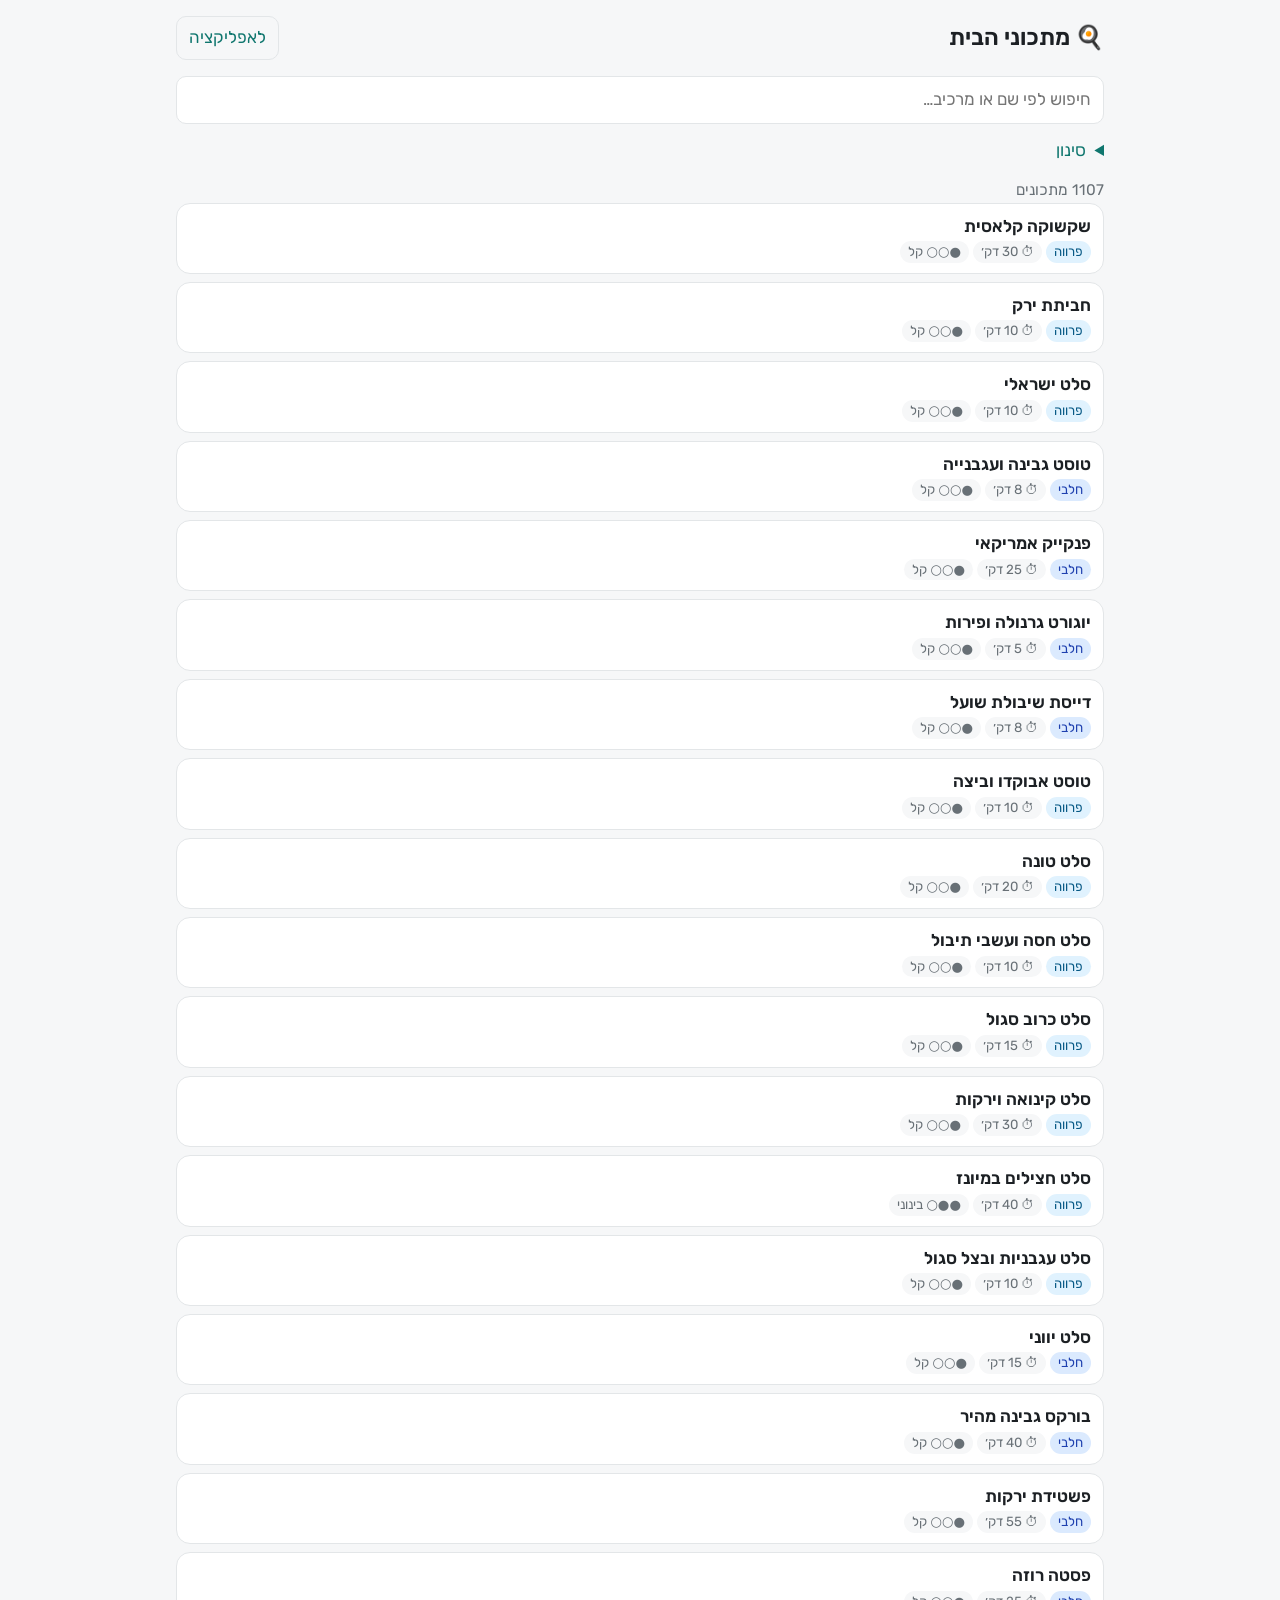
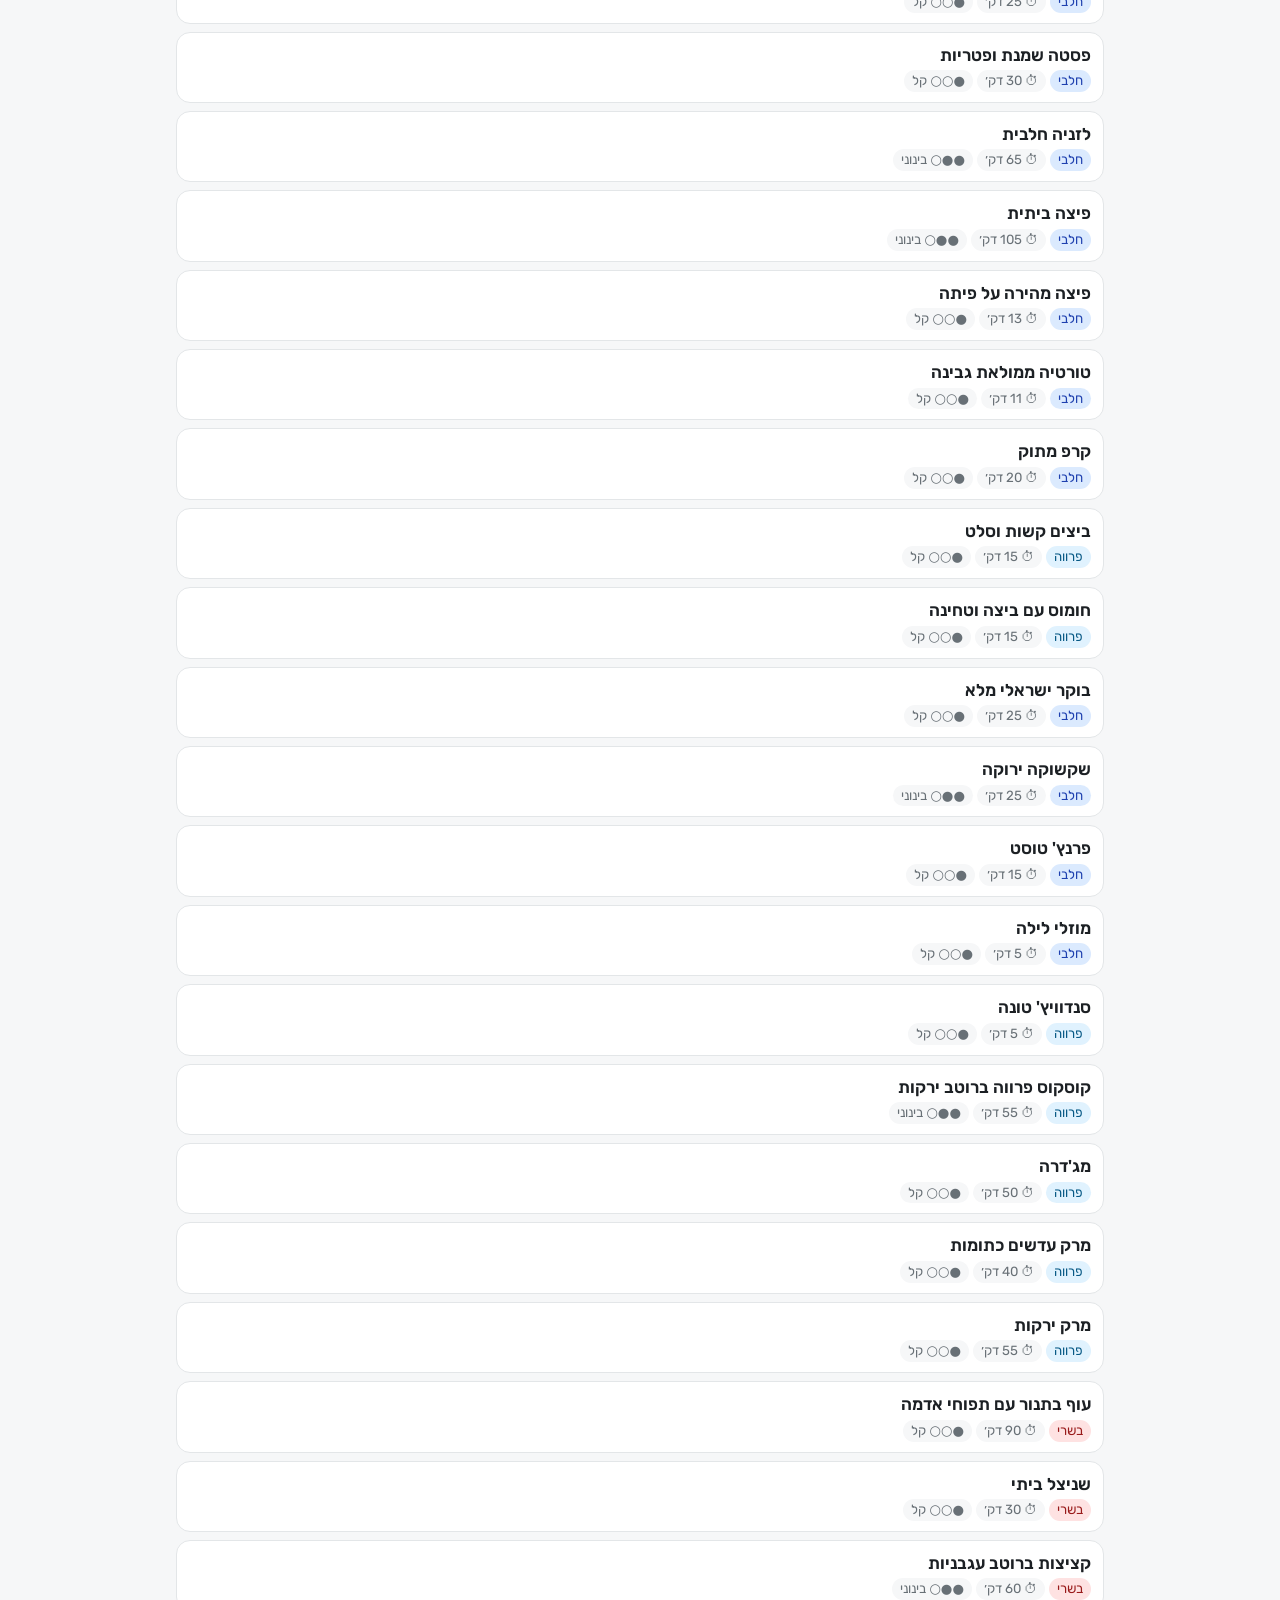
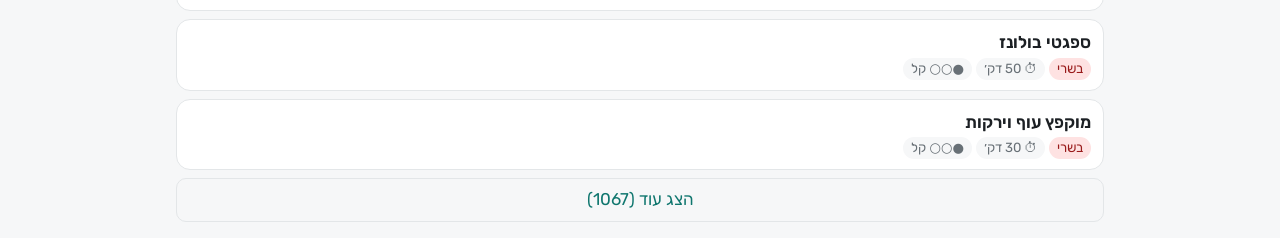
<file: recipes/index.html>
<!doctype html>
<html lang="he" dir="rtl">
<head>
<meta charset="utf-8">
<meta name="viewport" content="width=device-width, initial-scale=1, viewport-fit=cover">
<meta name="theme-color" content="#0f766e">
<title>מתכוני הבית</title>
<meta name="description" content="מאגר מתכונים כשרים: חיפוש לפי מרכיב, סינון לפי ארוחה, כשרות, קושי וזמן, והתאמת כמויות לכל מספר מנות.">
<link rel="icon" href="../icons/icon-192.png">
<link rel="preload" href="../fonts/rubik-hebrew.woff2" as="font" type="font/woff2" crossorigin>
<link rel="stylesheet" href="../css/app.css">
</head>
<body>
<main id="view" class="site">
  <header class="bar"><h1><a href="#" class="home-link">🍳 מתכוני הבית</a></h1><a class="btn ghost sm" href="../">לאפליקציה</a></header>
  <div id="page"><p class="empty">טוען מתכונים…</p></div>
</main>
<script type="module">
import { renderBrowser, renderRecipe, loadRecipe, el } from './lib.js';
const page = document.getElementById('page');
let browser, cleanup;
async function route() {
  cleanup?.(); cleanup = null;
  const id = location.hash.slice(1);
  if (!id) {
    if (!browser) { browser = el('div'); await renderBrowser(browser, { onOpen: (rid) => (location.hash = rid) }); }
    page.replaceChildren(browser);           // keep search/filter state when coming back
    document.title = 'מתכוני הבית';
    return;
  }
  const r = await loadRecipe(id);
  if (!r) { page.replaceChildren(el('p', { class: 'empty' }, 'המתכון לא נמצא')); return; }
  const box = el('article', { class: 'recipe-page' });
  cleanup = renderRecipe(box, r, { appLink: location.href });
  page.replaceChildren(el('a', { href: '#', class: 'hint' }, '→ חזרה לכל המתכונים'), box);
  document.title = r.name + ' · מתכוני הבית';
  scrollTo(0, 0);
}
addEventListener('hashchange', () => route().catch(fail));
const fail = (e) => page.replaceChildren(el('p', { class: 'empty' }, e.message));
route().catch(fail);
</script>
</body>
</html>
</file>
<file: css/app.css>
/* ===== [0] FONT — self-hosted Rubik (variable, Hebrew + Latin subsets; SIL OFL) ===== */
@font-face { font-family: Rubik; src: url(../fonts/rubik-hebrew.woff2) format('woff2'); font-weight: 300 800; font-display: swap;
  unicode-range: U+0307-0308, U+0590-05FF, U+200C-2010, U+20AA, U+25CC, U+FB1D-FB4F; }
@font-face { font-family: Rubik; src: url(../fonts/rubik-latin.woff2) format('woff2'); font-weight: 300 800; font-display: swap;
  unicode-range: U+0000-00FF, U+0131, U+0152-0153, U+02BB-02BC, U+02C6, U+02DA, U+02DC, U+2000-206F, U+2074, U+20AC, U+2122, U+2191, U+2193, U+2212, U+2215; }

/* ===== [1] TOKENS — light/dark, fluid sizes ===== */
:root {
  --bg: #f6f7f8; --card: #fff; --fg: #1c2024; --mute: #687076; --line: #e3e6e8;
  --acc: #0f766e; --acc-fg: #fff; --bad: #c2410c; --done: #9aa3a8;
  --r: 14px; --gap: clamp(8px, 2.5vw, 16px); --fs: clamp(15px, 3.9vw, 17px);
  --nav-h: 64px; --safe-b: env(safe-area-inset-bottom, 0px);
  color-scheme: light dark;
}
@media (prefers-color-scheme: dark) {
  :root { --bg: #111416; --card: #1a1e21; --fg: #e8eaeb; --mute: #9ba1a6; --line: #2b3135; --acc: #2dd4bf; --acc-fg: #062d29; }
}

/* ===== [2] BASE ===== */
* { box-sizing: border-box; }
html { -webkit-text-size-adjust: 100%; }
body { margin: 0; background: var(--bg); color: var(--fg); font: var(--fs)/1.5 Rubik, system-ui, "Segoe UI", Arial, sans-serif; }
h1, h2, h3, b, strong { font-weight: 600; }
button, input, select, textarea { font: inherit; color: inherit; }
input, select, textarea { width: 100%; padding: 10px 12px; border: 1px solid var(--line); border-radius: 10px; background: var(--card); min-height: 44px; }
input[type=checkbox] { width: 26px; height: 26px; min-height: 0; accent-color: var(--acc); flex: none; }
button, .btn { min-height: 44px; padding: 8px 16px; border: 0; border-radius: 10px; background: var(--acc); color: var(--acc-fg); cursor: pointer; text-decoration: none; display: inline-flex; align-items: center; justify-content: center; }
button:disabled { opacity: .5; }
.ghost { background: transparent; color: var(--acc); border: 1px solid var(--line); }
.danger { background: var(--bad); color: #fff; }
.sm { min-height: 44px; padding: 4px 12px; }
.mono { font-family: ui-monospace, Consolas, monospace; font-size: 13px; }
:focus-visible { outline: 2px solid var(--acc); outline-offset: 2px; }

/* ===== [3] LAYOUT — bottom nav on phones, side rail on tablets/desktop ===== */
#view { padding: var(--gap); padding-bottom: calc(var(--nav-h) + var(--safe-b) + var(--gap)); max-width: 960px; margin: 0 auto; outline: 0; }
.nav { position: fixed; inset: auto 0 0 0; display: flex; overflow-x: auto; scrollbar-width: none; background: var(--card); border-top: 1px solid var(--line); padding-bottom: var(--safe-b); z-index: 5; }
.nav a { flex: 1 0 64px; display: grid; place-items: center; gap: 2px; padding: 8px 4px; color: var(--mute); text-decoration: none; font-size: 11px; white-space: nowrap; }
.nav a i { font-style: normal; font-size: 20px; }
.nav a.on { color: var(--acc); font-weight: 600; }
@media (min-width: 900px) {
  #app { display: grid; grid-template-columns: 220px 1fr; }
  .nav { position: sticky; top: 0; height: 100dvh; flex-direction: column; border: 0; border-inline-start: 1px solid var(--line); grid-column: 1; grid-row: 1; padding: 12px 0; }
  .nav a { flex: none; display: flex; gap: 12px; font-size: 15px; padding: 12px 20px; }
  #view { grid-column: 2; padding-bottom: var(--gap); }
}

/* ===== [4] COMPONENTS ===== */
.bar { display: flex; align-items: center; justify-content: space-between; margin-bottom: var(--gap); }
.bar h1 { font-size: 1.35em; margin: 0; }
.fab { width: 48px; height: 48px; border-radius: 50%; font-size: 26px; padding: 0; }
.row { display: flex; align-items: center; gap: 8px; flex-wrap: wrap; margin: 8px 0; }
.row.end { justify-content: flex-end; }
.grow { flex: 1; min-width: 0; }
.card { background: var(--card); border: 1px solid var(--line); border-radius: var(--r); padding: var(--gap); margin-bottom: var(--gap); }
.card h2 { font-size: 1.05em; margin: 0 0 8px; }
.stat { background: var(--card); border-radius: var(--r); padding: 12px var(--gap); margin-bottom: 8px; }
.search { flex: 1; }
.empty, .hint { color: var(--mute); text-align: center; font-size: .9em; }
.list { display: grid; gap: 8px; }
.item { display: flex; align-items: center; gap: 10px; background: var(--card); border: 1px solid var(--line); border-radius: var(--r); padding: 10px 12px; }
.item .body { flex: 1; min-width: 0; background: none; color: inherit; text-align: start; padding: 0; display: block; min-height: 0; }
.item strong { display: block; overflow: hidden; text-overflow: ellipsis; white-space: nowrap; }
.item.done strong { text-decoration: line-through; color: var(--done); }
.item.late { border-inline-start: 4px solid var(--bad); }
.thumb { width: 44px; height: 44px; object-fit: cover; border-radius: 8px; flex: none; }
.chips { display: flex; gap: 4px; flex-wrap: wrap; margin-top: 2px; }
.chip { font-size: .78em; color: var(--mute); background: var(--bg); border-radius: 99px; padding: 1px 8px; }
.day { font-size: .9em; color: var(--acc); margin: 12px 0 0; }
.gallery { display: grid; grid-template-columns: repeat(auto-fill, minmax(clamp(100px, 30vw, 180px), 1fr)); gap: 6px; }
.tile { position: relative; aspect-ratio: 1; padding: 0; border-radius: 10px; overflow: hidden; background: var(--line); }
.tile img { width: 100%; height: 100%; object-fit: cover; }
.tile span { position: absolute; inset: auto 0 0; background: #0009; color: #fff; font-size: 12px; padding: 4px; }
.form { display: grid; gap: 12px; }
.form label { display: grid; gap: 4px; }
.form label > span { font-size: .85em; color: var(--mute); }
label.inline { display: flex; align-items: center; gap: 8px; }
.center { min-height: 100dvh; display: grid; place-items: center; padding: var(--gap); }
.center .card { width: min(420px, 100%); }
.modal { border: 0; border-radius: var(--r); background: var(--card); color: var(--fg); width: min(520px, 94vw); max-height: 90vh; padding: var(--gap); }
.modal::backdrop { background: #0007; }
.modal h2 { margin-top: 0; }
.modal > .row.end { position: sticky; bottom: calc(-1 * var(--gap)); background: var(--card); padding: 10px 0; margin-bottom: 0; }
.preview { width: 100%; max-height: 40vh; object-fit: contain; border-radius: 10px; }
.toast { position: fixed; inset-inline: 16px; bottom: calc(var(--nav-h) + var(--safe-b) + 12px); margin: auto; max-width: 420px; background: var(--fg); color: var(--bg); padding: 12px 16px; border-radius: 10px; z-index: 20; text-align: center; animation: in .2s; }
.toast.bad { background: var(--bad); color: #fff; }
@keyframes in { from { opacity: 0; transform: translateY(8px); } }

/* ===== [5] SMART FEATURES — home, status bar, dice, receipt ===== */
.item { flex-wrap: wrap; }
a.item, a.body { color: inherit; text-decoration: none; }
.chip.soon { background: #fef3c7; color: #92400e; }
.chip.expired { background: #fee2e2; color: #991b1b; }
.chip.ok { background: #d1fae5; color: #065f46; }
@media (prefers-color-scheme: dark) {
  .chip.soon { background: #422006; color: #fcd34d; } .chip.expired { background: #450a0a; color: #fca5a5; } .chip.ok { background: #052e16; color: #6ee7b7; }
}
.seg { display: inline-flex; border: 1px solid var(--line); border-radius: 10px; overflow: hidden; flex: none; }
.seg button { min-height: 34px; padding: 2px 10px; font-size: .82em; border-radius: 0; background: transparent; color: var(--mute); }
.seg button.on { background: var(--acc); color: var(--acc-fg); }
.seg.wide { display: flex; } .seg.wide button { flex: 1; min-height: 42px; font-size: .95em; }
@media (max-width: 420px) { .item .seg { flex-basis: 100%; } .item .seg button { flex: 1; } }
.hero { display: grid; grid-template-columns: 1fr 1fr; gap: var(--gap); margin-bottom: var(--gap); }
.hero-btn { flex-direction: column; gap: 6px; min-height: 104px; border-radius: var(--r); font-size: 1.02em; font-weight: 600; }
.hero-btn .big { font-size: 34px; line-height: 1; }
.hero-btn { --pip: var(--acc); }
.dice-logo { width: 60px; height: 38px; color: currentColor; }
.dice-btn { background: transparent; color: var(--acc); margin: 0 auto; min-height: 72px; }
.dice-btn .dice-logo { width: 96px; height: 60px; }
.roll { animation: roll .45s ease-out; }
@keyframes roll { 0% { transform: rotate(0) scale(1); } 50% { transform: rotate(-200deg) scale(.8); } 100% { transform: rotate(-360deg) scale(1); } }
.stats { display: grid; grid-template-columns: repeat(3, 1fr); gap: 8px; margin-bottom: var(--gap); }
.stats > * { background: var(--card); border: 1px solid var(--line); border-radius: var(--r); padding: 10px; text-align: center; color: inherit; text-decoration: none; display: grid; }
.stats b { font-size: 1.5em; } .stats b.bad { color: var(--bad); } .stats span span { font-size: .78em; color: var(--mute); }
.grid { display: grid; grid-template-columns: repeat(auto-fill, minmax(104px, 1fr)); gap: 8px; margin-bottom: var(--gap); }
.grid a { display: grid; place-items: center; gap: 4px; padding: 14px 6px; background: var(--card); border: 1px solid var(--line); border-radius: var(--r); color: inherit; text-decoration: none; font-size: .88em; text-align: center; }
.grid i { font-style: normal; font-size: 26px; }
.recipe h3 { margin: 8px 0 4px; }
.ing { padding: 0; list-style: none; display: flex; flex-wrap: wrap; gap: 4px; }
.ing li { padding: 2px 10px; border-radius: 99px; font-size: .85em; }
.ing .have { background: #d1fae5; color: #065f46; } .ing .miss { background: #fee2e2; color: #991b1b; }
.ing .have::before { content: '✓ '; } .ing .miss::before { content: '✗ '; }
.rc input.grow { min-width: 0; flex: 1 1 120px; } .num { width: 58px; flex: none; padding-inline: 6px; }
.pulse { animation: pulse 1.2s infinite; } @keyframes pulse { 50% { opacity: .4; } }
/* nav: phones show pinned ('x' = rail only); wide rail shows all ('m' = phones only) */
@media (max-width: 899px) { .nav .x { display: none; } }
@media (min-width: 900px) { .nav .m { display: none; } }

/* ===== [6] v1.2 — shopping, warranty, recipes, sheets, undo ===== */
.quick { display: flex; gap: 6px; margin-bottom: var(--gap); position: sticky; top: 0; z-index: 3; background: var(--bg); padding: 6px 0; }
.quick input { flex: 1; min-width: 0; } .quick button { flex: none; min-width: 48px; padding: 0 14px; font-size: 1.2em; }
.shop-sum .row { margin: 4px 0; } .bad-t { color: var(--bad); text-align: start; }
.meter { height: 8px; background: var(--line); border-radius: 99px; overflow: hidden; margin: 8px 0 2px; }
.meter i { display: block; height: 100%; background: var(--acc); border-radius: 99px; }
details.bought { margin-top: var(--gap); } details.bought summary { cursor: pointer; color: var(--mute); padding: 10px 4px; }
details.bought .item { margin-top: 6px; }
.previews { display: flex; gap: 8px; overflow-x: auto; } .previews a { flex: 1 0 45%; }
.toast { display: flex; align-items: center; gap: 12px; justify-content: space-between; }
.toast-act { background: transparent; color: var(--acc); font-weight: 600; min-height: 44px; padding: 0 12px; }
@media (prefers-color-scheme: dark) { .toast-act { color: #0f766e; } }
.score .row { margin: 6px 0; }
.rcard { width: 100%; text-align: start; background: var(--card); color: inherit; }
.filters { margin: 8px 0; } .filters summary { cursor: pointer; color: var(--acc); padding: 6px 0; }
.filters .seg, .filters select { margin: 6px 0; }
.k-p { background: #e0f2fe; color: #075985; } .k-d { background: #dbeafe; color: #1e40af; } .k-m { background: #fee2e2; color: #991b1b; }
@media (prefers-color-scheme: dark) { .k-p { background: #082f49; color: #7dd3fc; } .k-d { background: #172554; color: #93c5fd; } .k-m { background: #450a0a; color: #fca5a5; } }
.recipe-page h1 { font-size: 1.5em; margin: 8px 0; } .recipe-page h2 { font-size: 1.1em; margin: 18px 0 6px; }
.stepper { display: inline-flex; align-items: center; gap: 10px; border: 1px solid var(--line); border-radius: 12px; padding: 2px; }
.stepper button { width: 44px; min-height: 44px; padding: 0; font-size: 1.3em; }
.ing-list, .steps { padding-inline-start: 0; list-style: none; display: grid; gap: 6px; margin: 0; }
.ing-list li { background: var(--card); border: 1px solid var(--line); border-radius: 10px; padding: 8px 10px; }
.ing-list input:checked + span { text-decoration: line-through; color: var(--done); }
.ing-list small { color: var(--mute); } .ok-t { color: #059669 !important; }
.steps { counter-reset: s; } .steps li { counter-increment: s; position: relative; padding: 10px 44px 10px 12px; background: var(--card); border: 1px solid var(--line); border-radius: 10px; cursor: pointer; }
.steps li::before { content: counter(s); position: absolute; inset-inline-start: 10px; top: 10px; width: 24px; height: 24px; border-radius: 50%; background: var(--acc); color: var(--acc-fg); display: grid; place-items: center; font-size: .8em; }
.steps li.done { opacity: .45; text-decoration: line-through; }
.cook { font-size: 1.15em; } .cook .steps li { padding-block: 14px; }
.site { max-width: 760px; } .home-link { color: inherit; text-decoration: none; }
/* phones: dialogs become bottom sheets (thumb-reachable actions) */
@media (max-width: 600px) {
  .modal { margin: auto auto 0; width: 100%; max-width: 100%; border-radius: 18px 18px 0 0; max-height: 92dvh;
    padding-bottom: calc(var(--gap) + var(--safe-b)); animation: up .22s ease-out; }
  @keyframes up { from { transform: translateY(40px); opacity: 0; } }
}

/* shopping catalog: tap name to pick, stepper for quantity */
.item.cat { gap: 6px; padding: 6px 10px; } .item.cat.sel { border-color: var(--acc); box-shadow: inset 3px 0 0 var(--acc); }
.item.cat .stepper { gap: 2px; } .item.cat .stepper button { width: 40px; min-height: 40px; }
.item.cat .num { width: 52px; text-align: center; -moz-appearance: textfield; } .item.cat .num::-webkit-inner-spin-button { display: none; }
@media (max-width: 360px) { .item.cat .body { flex-basis: 100%; } }
.catalog .search { position: sticky; top: calc(-1 * var(--gap)); z-index: 2; box-shadow: 0 -12px 0 var(--card); } .item.cat select { width: auto; flex: none; }

/* shopping rows: −/+ qty, unit, ✕; recommendations from past purchases */
.shop-ctl { display: flex; align-items: center; gap: 4px; margin-inline-start: auto; }
.shop-ctl .stepper { gap: 0; padding: 0; } .shop-ctl .stepper button { width: 38px; min-height: 40px; }
.shop-ctl .qty { min-width: 1.6em; text-align: center; } .shop-ctl select { width: 3.9em; min-height: 40px; padding-inline: 2px; }
.shop-ctl > button { min-width: 38px; min-height: 40px; padding: 0; color: var(--mute); }
.item.shop .body { min-width: auto; max-width: 100%; }   /* full name beside the controls, else controls drop below */
.recs { margin-top: var(--gap); } .rec-list { display: flex; flex-wrap: wrap; gap: 6px; }
.rec { min-height: 40px; padding: 4px 12px; border: 1px solid var(--line); border-radius: 99px; background: var(--bg); color: inherit; }
.rec.need { border-color: var(--acc); color: var(--acc); font-weight: 600; }

/* shabbat prep */
.shabbat-card { display: flex; justify-content: space-between; align-items: center; gap: 8px; text-decoration: none; color: inherit; border-color: var(--acc); }
.steps.shab li { cursor: default; } .steps.shab .row { margin-top: 6px; } .cd { font-variant-numeric: tabular-nums; color: var(--acc); }

/* ===== [7] PERFORMANCE MODES ===== */
.lite .toast, .lite .roll, .lite .pulse, .lite .modal { animation: none; }
@media (prefers-reduced-motion: reduce) { * { animation: none !important; } }
</file>
